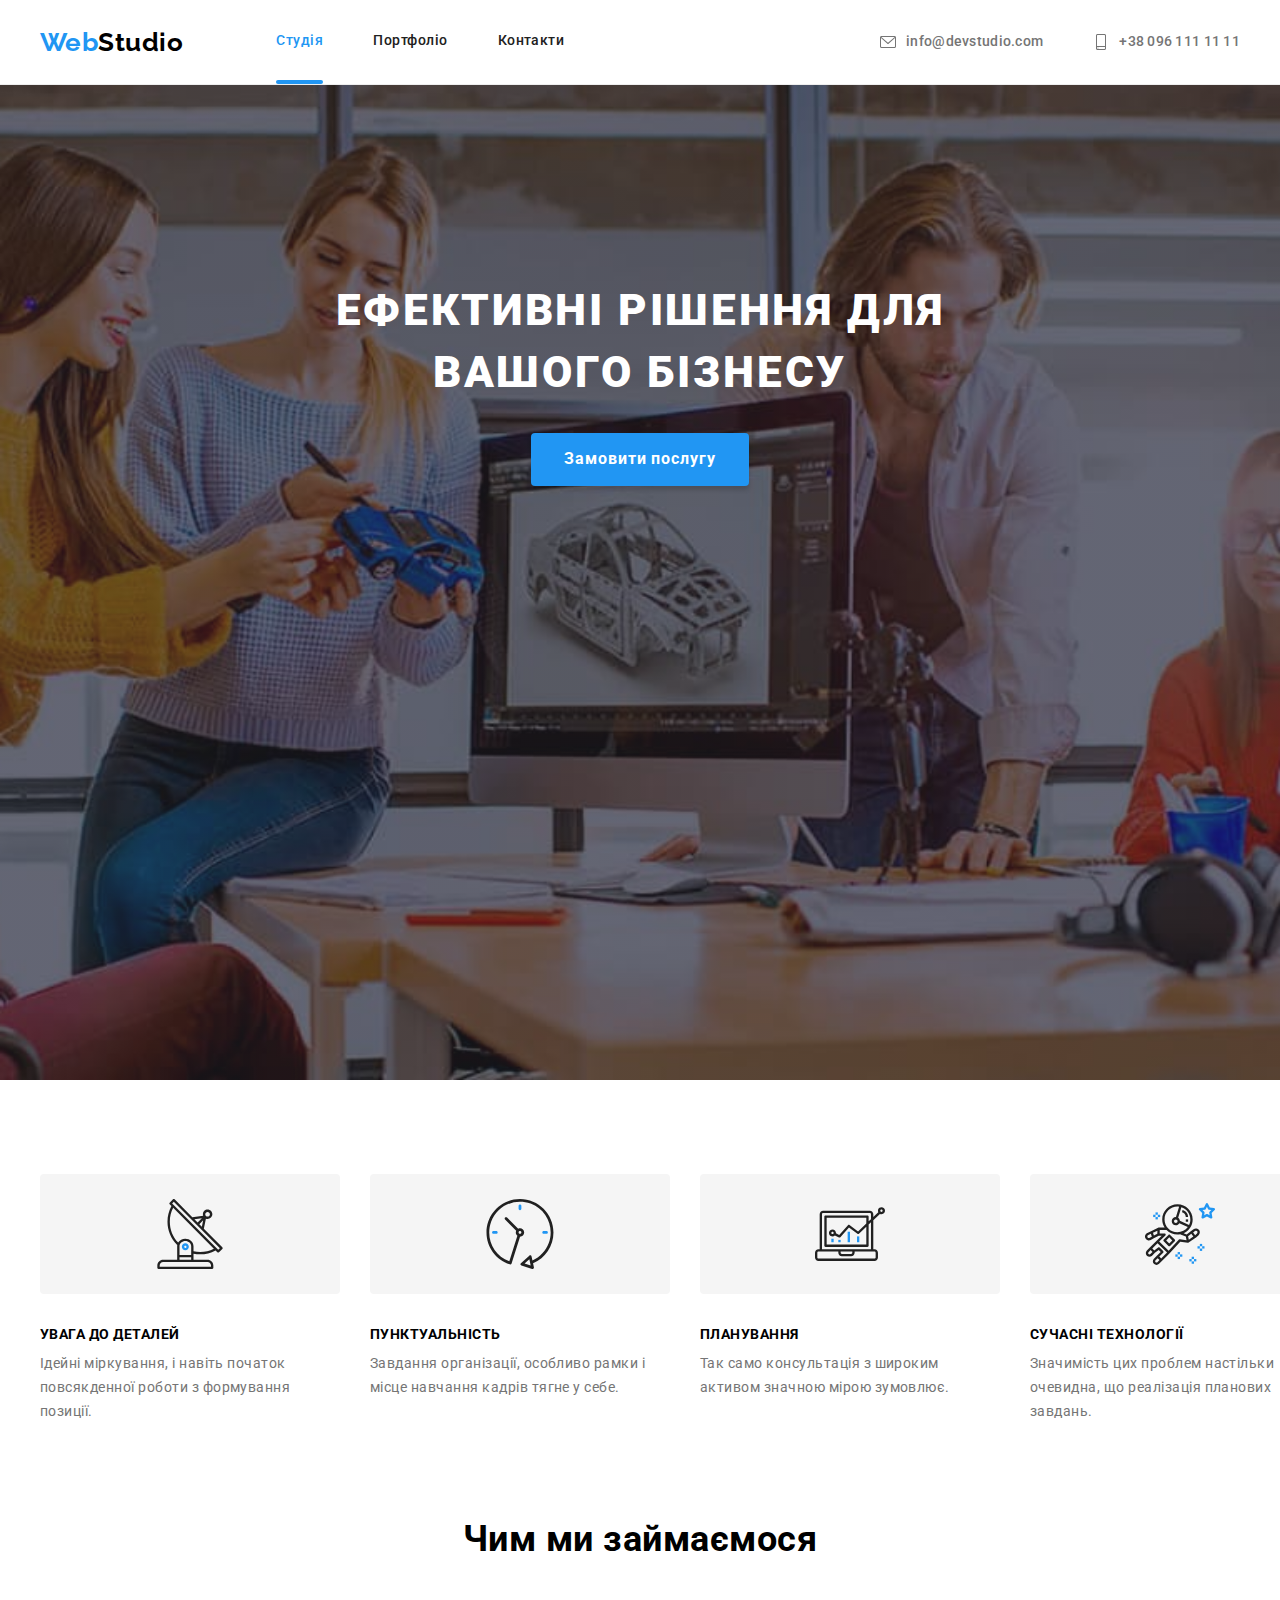
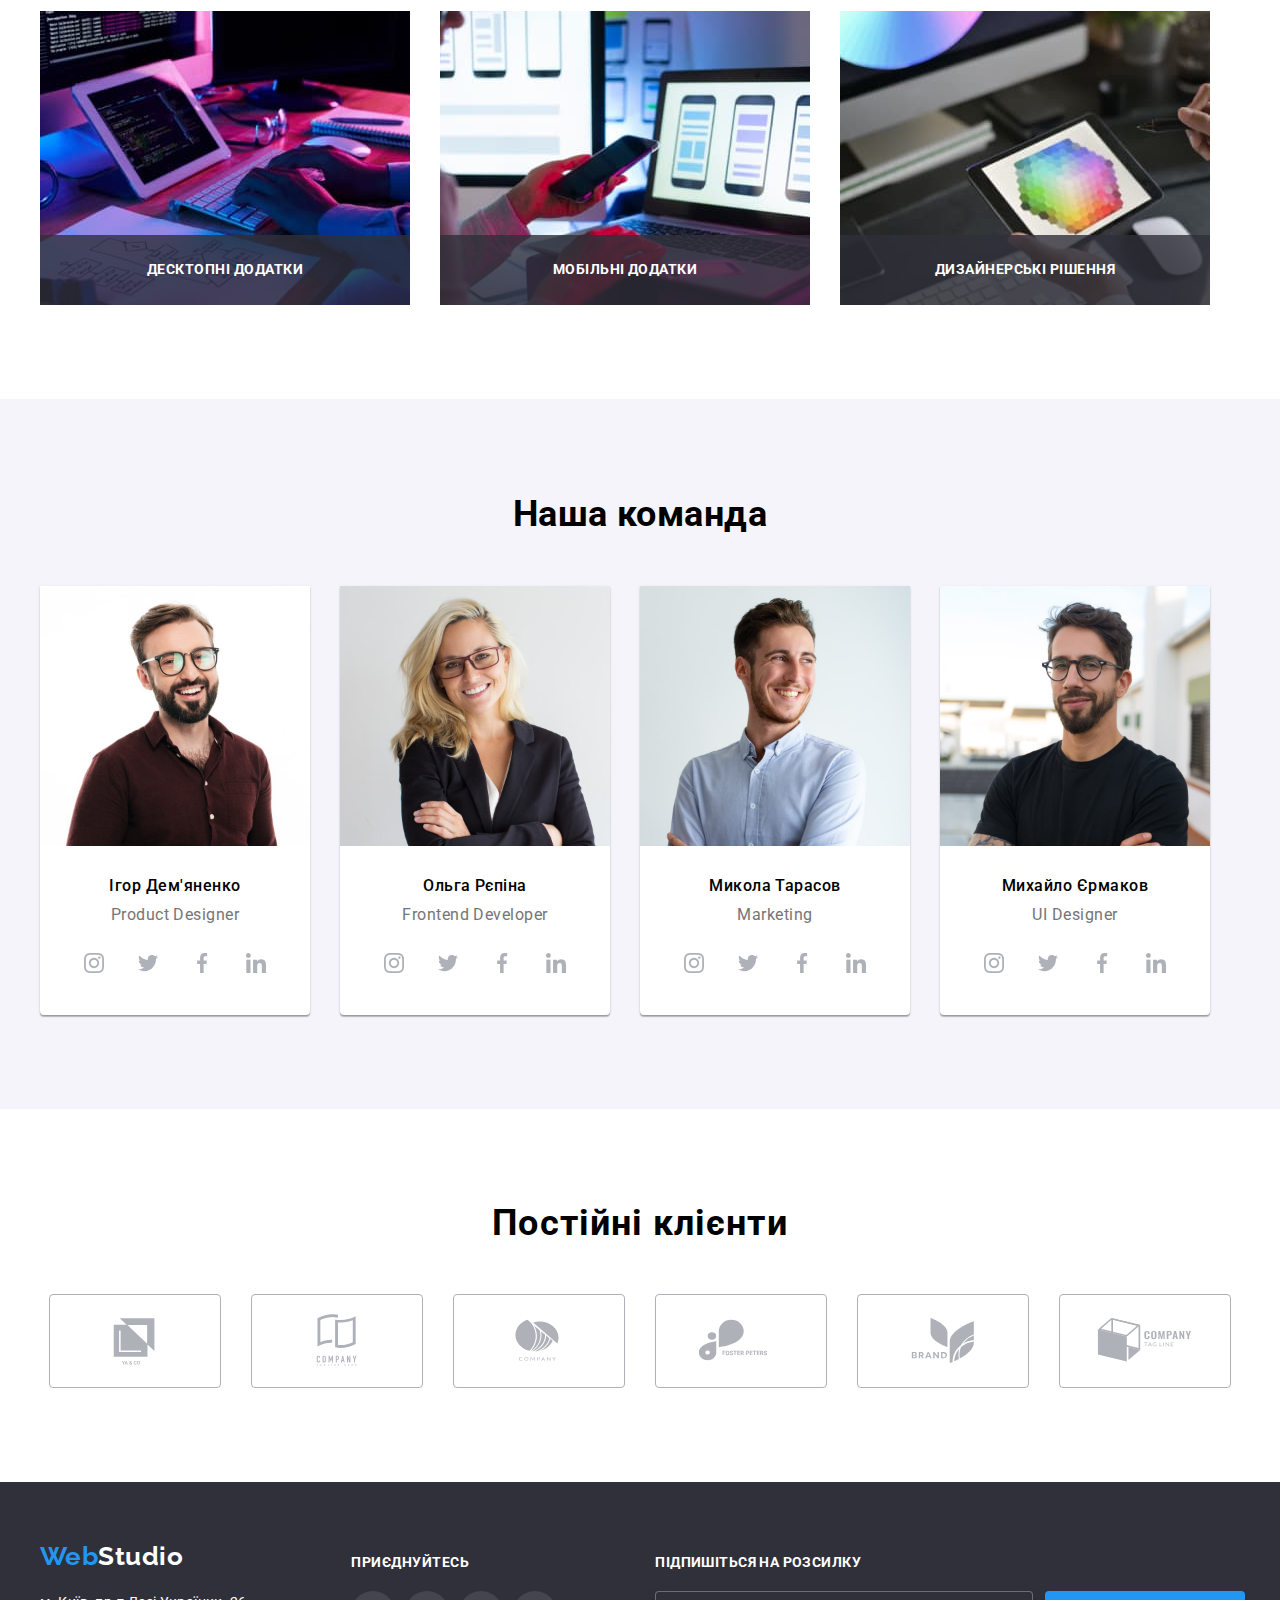
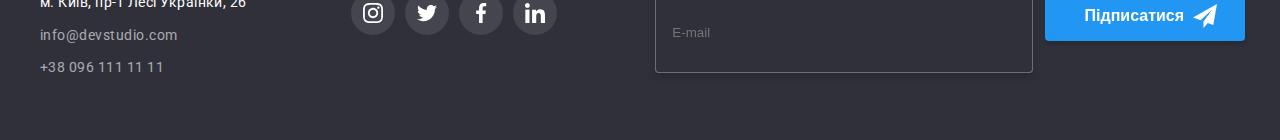
<file: index.html>
<!DOCTYPE html>
<html lang="uk">
  <head>
    <meta charset="UTF-8" />
    <meta http-equiv="X-UA-Compatible" content="IE=edge" />
    <meta name="viewport" content="width=device-width, initial-scale=1.0" />
    <title>Студія</title>
    <link
      href="https://fonts.googleapis.com/css2?family=Raleway:wght@700&family=Roboto:wght@400;500;700;900&display=swap"
      rel="stylesheet"
    />
    <link
      rel="stylesheet"
      href="https://cdnjs.cloudflare.com/ajax/libs/modern-normalize/1.1.0/modern-normalize.min.css"
      integrity="sha512-wpPYUAdjBVSE4KJnH1VR1HeZfpl1ub8YT/NKx4PuQ5NmX2tKuGu6U/JRp5y+Y8XG2tV+wKQpNHVUX03MfMFn9Q=="
      crossorigin="anonymous"
      referrerpolicy="no-referrer" />
    <link rel="stylesheet" href="./css/main.min.css" />
  </head>

  <body>
    <!-------------------------------Header---------------------------------->
    <header class="header">
      <div class="header__container container">
        <nav class="header__nav">
          <a href="./index.html" class="link logo">Web<Studio class="logo__text">Studio</span></a>
          <ul class="list site-nav">
            <li class="site-nav__item">
              <a class="link site-nav__link site-nav__link--current" href="./index.html">Студія</a>
            </li>
            <li class="site-nav__item">
              <a class="link site-nav__link" href="./portfolio.html">Портфоліо</a>
            </li>
            <li class="site-nav__item"><a class="link site-nav__link" href="#">Контакти</a></li>
          </ul>
        </nav>
        <ul class="list list-contact">
          <li class="list-contact__item">
            <a class="link list-contact__link" href="mailto:info@devstudio.com">
              <svg class="list-contact__icon" width="16" height="12">
                <use href="./images/icon.svg#icon-envelope"></use></svg
              >info@devstudio.com</a
            >
          </li>
          <li class="list-contact__item">
            <a class="link list-contact__link" href="tel:+380961111111">
              <svg class="list-contact__icon" width="10" height="16">
                <use href="./images/icon.svg#icon-smartphone"></use></svg
              >+38 096 111 11 11</a
            >
          </li>
        </ul>
      </div>
    </header>

    <!-------------------------------Body------------------------------------>
    <main>
      <!-----------------------------Hero------------------------------------>
      <section class="hero section">
        <div class="hero__container container">
          <h1 class="hero__title">Ефективні рішення для<br />вашого бізнесу</h1>
          <button type="button" class="hero__btn" data-modal-open>Замовити послугу</button>
          <div data-modal class="backdrop is-hidden">
            <div class="modal">
              <button class="modal__btn-close" data-modal-close>
                <svg class="modal__icon-close" height="18" width="18">
                  <use href="./images/icon.svg#icon-close-black"></use>
                </svg>
              </button>
              <h2 class="modal__title">Залиште свої дані, ми вам передзвонимо</h2>
              <form action="" class="modal__form js-speaker-form">
                <div class="modal__field">
                  <label class="modal__lable" for="name">Ім'я</label>
                  <div class="modal__input-hover">
                    <svg class="modal__icon" width="12" height="12">
                      <use href="./images/icon.svg#icon-person"></use>
                    </svg>
                    <input class="modal__input" type="text" name="name" id="name" />
                  </div>
                </div>
                <div class="modal__field">
                  <label class="modal__lable" for="tel">Телефон</label>
                  <div class="modal__input-hover">
                    <svg class="modal__icon" width="13" height="13">
                      <use href="./images/icon.svg#icon-phone"></use>
                    </svg>
                    <input class="modal__input" type="tel" name="tel" id="tel" />
                  </div>
                </div>
                <div class="modal__field">
                  <label class="modal__lable" for="e-mail">Пошта</label>
                  <div class="modal__input-hover">
                    <svg class="modal__icon" width="15" height="12">
                      <use href="./images/icon.svg#icon-email"></use>
                    </svg>
                    <input class="modal__input" type="email" name="e-mail" id="e-mail" />
                  </div>
                </div>
                <div class="modal__field">
                  <label class="modal__lable" for="comment">Коментар</label>
                  <textarea
                    class="modal__comment"
                    placeholder="Введіть текст"
                    name="comment"
                    id="comment"
                    cols="30"
                    rows="10"
                  ></textarea>
                </div>
                <label class="agreement"
                  ><input
                    class="agreement__input"
                    type="checkbox"
                    name="agreement"
                    value="agreement"
                  /><span class="agreement__checkbox-icon"></span
                  ><svg class="agreement__check-icon" width="11" height="8">
                    <use href="./images/icon.svg#icon-check"></use></svg
                  >Погоджуюся з розсилкою та приймаю
                  <a class="agreement__link" href="#">Умови договору</a></label
                >
                <button class="modal__btn-send" type="submit">Відправити</button>
              </form>
            </div>
          </div>
        </div>
      </section>

      <!-----------------------------Features-------------------------------->
      <section class="features section">
        <div class="features__container container">
          <h2 class="features__title visually-hidden">features</h2>
          <ul class="list features__list">
            <li class="features__item antenna">
              <div class="features__item-container">
                <svg width="70" height="70">
                  <use href="./images/icon.svg#icon-antenna"></use>
                </svg>
              </div>
              <h3 class="features__lable">УВАГА ДО ДЕТАЛЕЙ</h3>
              <p class="features__text">
                Ідейні міркування, і навіть початок повсякденної роботи з формування позиції.
              </p>
            </li>
            <li class="features__item clock">
              <div class="features__item-container">
                <svg width="70" height="70">
                  <use href="./images/icon.svg#icon-clock"></use>
                </svg>
              </div>
              <h3 class="features__lable">ПУНКТУАЛЬНІСТЬ</h3>
              <p class="features__text">
                Завдання організації, особливо рамки і місце навчання кадрів тягне у себе.
              </p>
            </li>
            <li class="features__item diagram">
              <div class="features__item-container">
                <svg width="70" height="70">
                  <use href="./images/icon.svg#icon-diagram"></use>
                </svg>
              </div>
              <h3 class="features__lable">ПЛАНУВАННЯ</h3>
              <p class="features__text">
                Так само консультація з широким активом значною мірою зумовлює.
              </p>
            </li>
            <li class="features__item astronaut">
              <div class="features__item-container">
                <svg width="70" height="70">
                  <use href="./images/icon.svg#icon-astronaut"></use>
                </svg>
              </div>
              <h3 class="features__lable">СУЧАСНІ ТЕХНОЛОГІЇ</h3>
              <p class="features__text" text-team>
                Значимість цих проблем настільки очевидна, що реалізація планових завдань.
              </p>
            </li>
          </ul>
        </div>
      </section>

      <!-----------------------------Work------------------------------------>
      <section class="work section reset-padding-top">
        <div class="work__container container">
          <h2 class="work__title">Чим ми займаємося</h2>
          <ul class="list work__list">
            <li class="work__item">
              <img src="./images/box1.jpg" alt="computer" width="370" />
              <p class="work__list-description list">Десктопні додатки</p>
            </li>
            <li class="work__item">
              <img src="./images/box2.jpg" alt="notebook" width="370" />
              <p class="work__list-description list">Мобільні додатки</p>
            </li>
            <li class="work__item">
              <img src="./images/box3.jpg" alt="tablet" width="370" />
              <p class="work__list-description list">Дизайнерські рішення</p>
            </li>
          </ul>
        </div>
      </section>

      <!-----------------------------Team------------------------------------>
      <section class="team section">
        <div class="team__container container">
          <h2 class="team__title">Наша команда</h2>
          <ul class="list team__list">
            <li class="team__item">
              <img src="./images/img1.jpg" alt="igor" width="270" />
              <div class="team__name-text">
                <h3 class="team__name">Ігор Дем'яненко</h3>
                <p class="team__text">Product Designer</p>
              </div>
              <ul class="team__icon-list list">
                <li>
                  <a class="team__link" href="instagram.com">
                    <svg class="team__icon" width="20" height="20">
                      <use href="./images/icon.svg#icon-instagram"></use>
                    </svg>
                  </a>
                </li>
                <li>
                  <a class="team__link" href="twitter.com">
                    <svg class="team__icon" width="20" height="20">
                      <use href="./images/icon.svg#icon-twitter"></use>
                    </svg>
                  </a>
                </li>
                <li>
                  <a class="team__link" href="facebook.com">
                    <svg class="team__icon" width="20" height="20">
                      <use href="./images/icon.svg#icon-facebook"></use>
                    </svg>
                  </a>
                </li>
                <li>
                  <a class="team__link" href="linkedin.com">
                    <svg class="team__icon" width="20" height="20">
                      <use href="./images/icon.svg#icon-linkedin"></use>
                    </svg>
                  </a>
                </li>
              </ul>
            </li>
            <li class="team__item">
              <img src="./images/img2.jpg" alt="olga" width="270" />
              <div class="team__name-text">
                <h3 class="team__name">Ольга Рєпіна</h3>
                <p class="team__text">Frontend Developer</p>
              </div>
              <ul class="team__icon-list list">
                <li>
                  <a class="team__link" href="instagram.com">
                    <svg class="team__icon" width="20" height="20">
                      <use href="./images/icon.svg#icon-instagram"></use>
                    </svg>
                  </a>
                </li>
                <li>
                  <a class="team__link" href="twitter.com">
                    <svg class="team__icon" width="20" height="20">
                      <use href="./images/icon.svg#icon-twitter"></use>
                    </svg>
                  </a>
                </li>
                <li>
                  <a class="team__link" href="facebook.com">
                    <svg class="team__icon" width="20" height="20">
                      <use href="./images/icon.svg#icon-facebook"></use>
                    </svg>
                  </a>
                </li>
                <li>
                  <a class="team__link" href="linkedin.com">
                    <svg class="team__icon" width="20" height="20">
                      <use href="./images/icon.svg#icon-linkedin"></use>
                    </svg>
                  </a>
                </li>
              </ul>
            </li>
            <li class="team__item">
              <img src="./images/img3.jpg" alt="mykola" width="270" />
              <div class="team__name-text">
                <h3 class="team__name">Микола Тарасов</h3>
                <p class="team__text">Marketing</p>
              </div>
              <ul class="team__icon-list list">
                <li>
                  <a class="team__link" href="instagram.com">
                    <svg class="team__icon" width="20" height="20">
                      <use href="./images/icon.svg#icon-instagram"></use>
                    </svg>
                  </a>
                </li>
                <li>
                  <a class="team__link" href="twitter.com">
                    <svg class="team__icon" width="20" height="20">
                      <use href="./images/icon.svg#icon-twitter"></use>
                    </svg>
                  </a>
                </li>
                <li>
                  <a class="team__link" href="facebook.com">
                    <svg class="team__icon" width="20" height="20">
                      <use href="./images/icon.svg#icon-facebook"></use>
                    </svg>
                  </a>
                </li>
                <li>
                  <a class="team__link" href="linkedin.com">
                    <svg class="team__icon" width="20" height="20">
                      <use href="./images/icon.svg#icon-linkedin"></use>
                    </svg>
                  </a>
                </li>
              </ul>
            </li>
            <li class="team__item">
              <img src="./images/img4.jpg" alt="mykhaylo" width="270" />
              <div class="team__name-text">
                <h3 class="team__name">Михайло Єрмаков</h3>
                <p class="team__text">UI Designer</p>
              </div>
              <ul class="team__icon-list list">
                <li>
                  <a class="team__link" href="instagram.com">
                    <svg class="team__icon" width="20" height="20">
                      <use href="./images/icon.svg#icon-instagram"></use>
                    </svg>
                  </a>
                </li>
                <li>
                  <a class="team__link" href="twitter.com">
                    <svg class="team__icon" width="20" height="20">
                      <use href="./images/icon.svg#icon-twitter"></use>
                    </svg>
                  </a>
                </li>
                <li>
                  <a class="team__link" href="facebook.com">
                    <svg class="team__icon" width="20" height="20">
                      <use href="./images/icon.svg#icon-facebook"></use>
                    </svg>
                  </a>
                </li>
                <li>
                  <a class="team__link" href="linkedin.com">
                    <svg class="team__icon" width="20" height="20">
                      <use href="./images/icon.svg#icon-linkedin"></use>
                    </svg>
                  </a>
                </li>
              </ul>
            </li>
          </ul>
        </div>
      </section>
    </main>

    <!-------------------------------Clients--------------------------------->
    <section class="clients section">
      <div class="clients__container container">
        <h2 class="clients__title">Постійні клієнти</h2>
        <ul class="list clients__list">
          <li>
            <a class="clients__link" href="#"
              ><svg class="clients__icon" width="106" height="60">
                <use href="./images/icon.svg#icon-logo1"></use></svg
            ></a>
          </li>
          <li>
            <a class="clients__link" href="#"
              ><svg class="clients__icon" width="106" height="60">
                <use href="./images/icon.svg#icon-logo2"></use></svg
            ></a>
          </li>
          <li>
            <a class="clients__link" href="#"
              ><svg class="clients__icon" width="106" height="60">
                <use href="./images/icon.svg#icon-logo3"></use></svg
            ></a>
          </li>
          <li>
            <a class="clients__link" href="#"
              ><svg class="clients__icon" width="106" height="60">
                <use href="./images/icon.svg#icon-logo4"></use></svg
            ></a>
          </li>
          <li>
            <a class="clients__link" href="#"
              ><svg class="clients__icon" width="106" height="60">
                <use href="./images/icon.svg#icon-logo5"></use></svg
            ></a>
          </li>
          <li>
            <a class="clients__link" href="#"
              ><svg class="clients__icon" width="106" height="60">
                <use href="./images/icon.svg#icon-logo6"></use></svg
            ></a>
          </li>
        </ul>
      </div>
    </section>

    <!-------------------------------Footer---------------------------------->
    <footer class="footer">
      <div class="container footer__container">
        <div class="requisites">
          <a href="./index.html" class="link logo">Web<span class="logo__text--inverse">Studio</span></a>
          <address class="requisites__adress">
            <ul class="requisites__list list">
              <li class="requisites__item">
                <a class="link requisites__location" href="https://goo.gl/maps/jPJiBeTTR2mSv5Se9"
                  >м. Київ, пр-т Лесі Українки, 26</a
                >
              </li>
              <li class="requisites__item">
                <a class="link requisites__contact" href="mailto:info@devstudio.com"
                  >info@devstudio.com</a
                >
              </li>
              <li class="requisites__item">
                <a class="link requisites__contact" href="tel:+380961111111">+38 096 111 11 11</a>
              </li>
            </ul>
          </address>
        </div>
        <div class="social">
          <span class="social__title">приєднуйтесь</span>
          <ul class="list social__list">
            <li>
              <a class="social__link" href="instagram.com">
                <svg width="20" height="20">
                  <use href="./images/icon.svg#icon-instagram"></use>
                </svg>
              </a>
            </li>
            <li>
              <a class="social__link" href="twitter.com">
                <svg width="20" height="20">
                  <use href="./images/icon.svg#icon-twitter"></use>
                </svg>
              </a>
            </li>
            <li>
              <a class="social__link" href="facebook.com">
                <svg width="20" height="20">
                  <use href="./images/icon.svg#icon-facebook"></use>
                </svg>
              </a>
            </li>
            <li>
              <a class="social__link" href="linkedin.com">
                <svg width="20" height="20">
                  <use href="./images/icon.svg#icon-linkedin"></use>
                </svg>
              </a>
            </li>
          </ul>
        </div>
        <form class="mailing" action="">
          <label class="mailing__lable" for="footer-email">Підпишіться на розсилку</label>
          <div class="mailing__input-btn">
            <input
              class="mailing__input"
              type="text"
              name="footer-email"
              id="footer-email"
              placeholder="E-mail"
            />
            <button class="mailing__btn" type="submit">
              Підписатися<svg class="mailing__icon" width="24" height="24">
                <use href="./images/icon.svg#icon-send"></use>
              </svg>
            </button>
          </div>
        </form>
      </div>
    </footer>
    <script src="./js/modal.js"></script>
  </body>
</html>
</file>
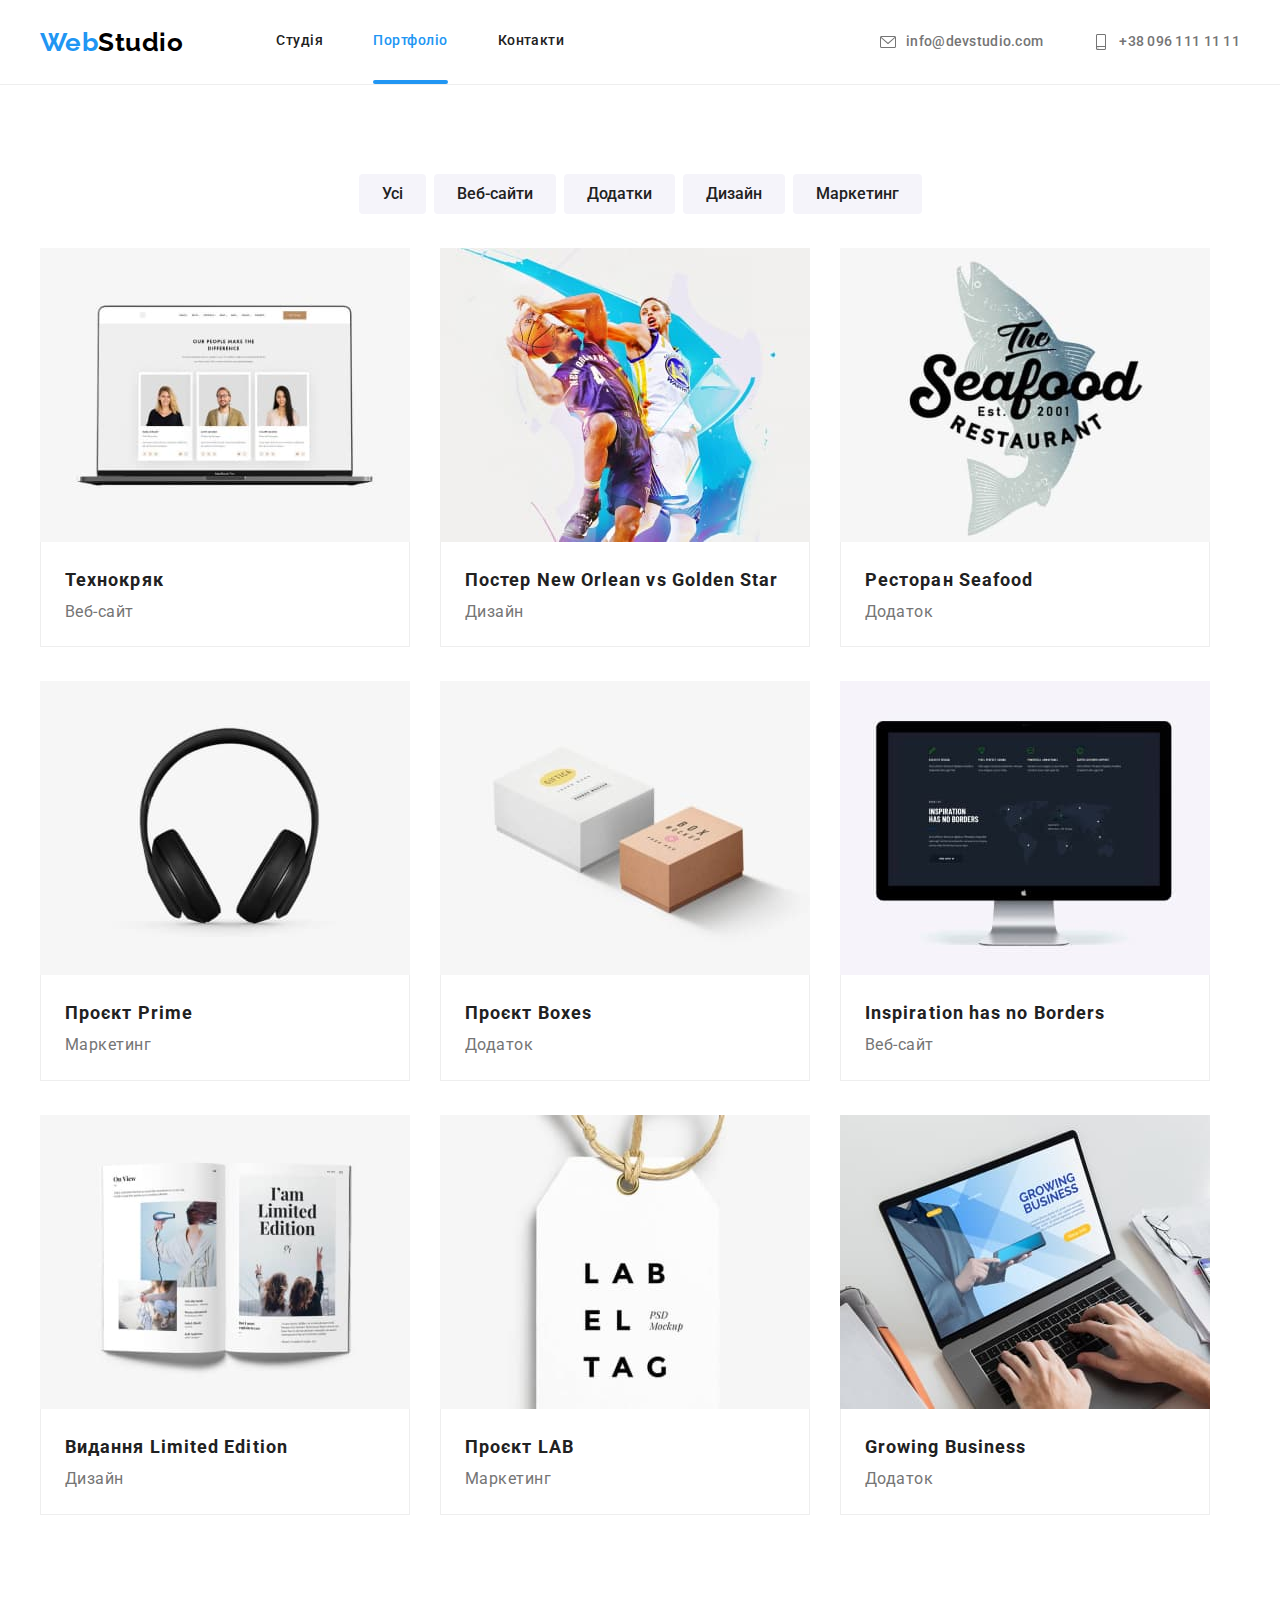
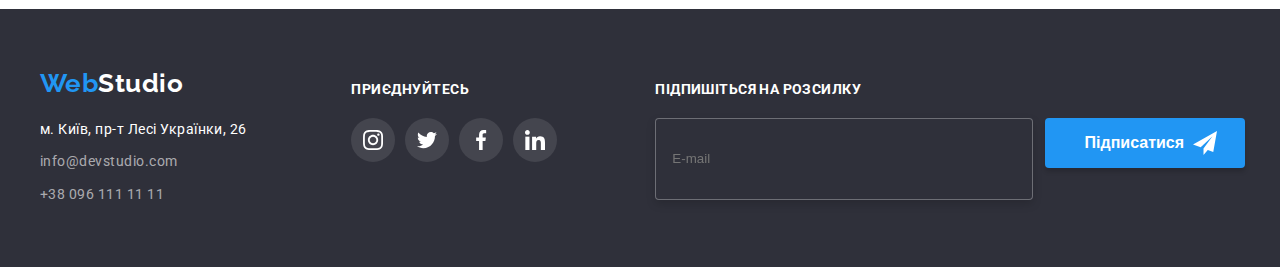
<file: portfolio.html>
<!DOCTYPE html>
<html lang="uk">
  <head>
    <meta charset="UTF-8" />
    <meta http-equiv="X-UA-Compatible" content="IE=edge" />
    <meta name="viewport" content="width=device-width, initial-scale=1.0" />
    <title>Портфоліо</title>
    <link
      href="https://fonts.googleapis.com/css2?family=Raleway:wght@700&family=Roboto:wght@400;500;700;900&display=swap"
      rel="stylesheet"
    />
    <link
      rel="stylesheet"
      href="https://cdnjs.cloudflare.com/ajax/libs/modern-normalize/1.1.0/modern-normalize.min.css"
      integrity="sha512-wpPYUAdjBVSE4KJnH1VR1HeZfpl1ub8YT/NKx4PuQ5NmX2tKuGu6U/JRp5y+Y8XG2tV+wKQpNHVUX03MfMFn9Q=="
      crossorigin="anonymous"
      referrerpolicy="no-referrer" />
    <link rel="stylesheet" href="./css/main.min.css" />
  </head>

  <body>
    <!-------------------------------Header---------------------------------->
    <header class="header">
      <div class="header__container container">
        <nav class="header__nav">
          <a href="./index.html" class="link logo">Web<Studio class="logo__text">Studio</span></a>
          <ul class="list site-nav">
            <li class="site-nav__item">
              <a class="link site-nav__link" href="./index.html">Студія</a>
            </li>
            <li class="site-nav__item">
              <a class="link site-nav__link site-nav__link--current" href="./portfolio.html">Портфоліо</a>
            </li>
            <li class="site-nav__item"><a class="link site-nav__link" href="#">Контакти</a></li>
          </ul>
        </nav>
        <ul class="list list-contact">
          <li class="list-contact__item">
            <a class="link list-contact__link" href="mailto:info@devstudio.com">
              <svg class="list-contact__icon" width="16" height="12">
                <use href="./images/icon.svg#icon-envelope"></use></svg
              >info@devstudio.com</a
            >
          </li>
          <li class="list-contact__item">
            <a class="link list-contact__link" href="tel:+380961111111">
              <svg class="list-contact__icon" width="10" height="16">
                <use href="./images/icon.svg#icon-smartphone"></use></svg
              >+38 096 111 11 11</a
            >
          </li>
        </ul>
      </div>
    </header>

    <!-------------------------------Portfolio------------------------------->
    <main>
      <!-----------------------------Filter---------------------------------->
      <section class="filter section reset-padding-bottom">
        <div class="filter__container container">
          <h1 class="filter__title visually-hidden">filter</h1>
          <ul class="list filter__list">
            <li class="filter__buttons">
              <button class="filter__btn" type="button">Усі</button>
            </li>
            <li class="filter__buttons"><button class="filter__btn" type="button">Веб-сайти</button></li>
            <li class="filter__buttons"><button class="filter__btn" type="button">Додатки</button></li>
            <li class="filter__buttons"><button class="filter__btn" type="button">Дизайн</button></li>
            <li class="filter__buttons"><button class="filter__btn" type="button">Маркетинг</button></li>
          </ul>
        </div>
      </section>

      <!-----------------------------Examples-------------------------------->
      <section class="examples section reset-padding-top">
        <div class="examples__container container">
          <h2 class="examples__title visually-hidden">examples</h2>
          <ul class="list examples__list">
            <li class="examples__item">
              <a class="link examples__link" href="#">
                <div class="examples__wrapper">
                  <img src="./images/techkryak.jpg" alt="notebook" width="370" />
                  <p class="examples__description list">
                    Ресурс пропонує комплексні пропозиції з різним рівнем функціоналу та сервісів.
                    Все це дозволить відвідувачу отримати вичерпні відомості про компанію чи
                    приватну особу.
                  </p>
                </div>
                <div class="examples__border">
                  <h3 class="examples__lable">Технокряк</h3>
                  <p class="examples__text">Веб-сайт</p>
                </div>
              </a>
            </li>
            <li class="examples__item">
              <a class="link examples__link" href="#">
                <div class="examples__wrapper">
                  <img src="./images/new-orlean.jpg" alt="nba" width="370" />
                  <p class="examples__description list">
                    Ресурс пропонує комплексні пропозиції з різним рівнем функціоналу та сервісів.
                    Все це дозволить відвідувачу отримати вичерпні відомості про компанію чи
                    приватну особу.
                  </p>
                </div>
                <div class="examples__border">
                  <h3 class="examples__lable">Постер New Orlean vs Golden Star</h3>
                  <p class="examples__text">Дизайн</p>
                </div>
              </a>
            </li>
            <li class="examples__item">
              <a class="link examples__link" href="#">
                <div class="examples__wrapper">
                  <img src="./images/seafood.jpg" alt="fish" width="370" />
                  <p class="examples__description list">
                    Ресурс пропонує комплексні пропозиції з різним рівнем функціоналу та сервісів.
                    Все це дозволить відвідувачу отримати вичерпні відомості про компанію чи
                    приватну особу.
                  </p>
                </div>
                <div class="examples__border">
                  <h3 class="examples__lable">Ресторан Seafood</h3>
                  <p class="examples__text">Додаток</p>
                </div>
              </a>
            </li>
            <li class="examples__item">
              <a class="link examples__link" href="#">
                <div class="examples__wrapper">
                  <img src="./images/prime.jpg" alt="headphones" width="370" />
                  <p class="examples__description list">
                    Ресурс пропонує комплексні пропозиції з різним рівнем функціоналу та сервісів.
                    Все це дозволить відвідувачу отримати вичерпні відомості про компанію чи
                    приватну особу.
                  </p>
                </div>
                <div class="examples__border">
                  <h3 class="examples__lable">Проєкт Prime</h3>
                  <p class="examples__text">Маркетинг</p>
                </div>
              </a>
            </li>
            <li class="examples__item">
              <a class="link examples__link" href="#">
                <div class="examples__wrapper">
                  <img src="./images/boxes.jpg" alt="box" width="370" />
                  <p class="examples__description list">
                    Ресурс пропонує комплексні пропозиції з різним рівнем функціоналу та сервісів.
                    Все це дозволить відвідувачу отримати вичерпні відомості про компанію чи
                    приватну особу.
                  </p>
                </div>
                <div class="examples__border">
                  <h3 class="examples__lable">Проєкт Boxes</h3>
                  <p class="examples__text">Додаток</p>
                </div>
              </a>
            </li>
            <li class="examples__item">
              <a class="link examples__link" href="#">
                <div class="examples__wrapper">
                  <img src="./images/inspiration.jpg" alt="monitor" width="370" />
                  <p class="examples__description list">
                    Ресурс пропонує комплексні пропозиції з різним рівнем функціоналу та сервісів.
                    Все це дозволить відвідувачу отримати вичерпні відомості про компанію чи
                    приватну особу.
                  </p>
                </div>
                <div class="examples__border">
                  <h3 class="examples__lable">Inspiration has no Borders</h3>
                  <p class="examples__text">Веб-сайт</p>
                </div>
              </a>
            </li>
            <li class="examples__item">
              <a class="link examples__link" href="#">
                <div class="examples__wrapper">
                  <img src="./images/limited.jpg" alt="book" width="370" />
                  <p class="examples__description list">
                    Ресурс пропонує комплексні пропозиції з різним рівнем функціоналу та сервісів.
                    Все це дозволить відвідувачу отримати вичерпні відомості про компанію чи
                    приватну особу.
                  </p>
                </div>
                <div class="examples__border">
                  <h3 class="examples__lable">Видання Limited Edition</h3>
                  <p class="examples__text">Дизайн</p>
                </div>
              </a>
            </li>
            <li class="examples__item">
              <a class="link examples__link" href="#">
                <div class="examples__wrapper">
                  <img src="./images/lab.jpg" alt="lable" width="370" />
                  <p class="examples__description list">
                    Ресурс пропонує комплексні пропозиції з різним рівнем функціоналу та сервісів.
                    Все це дозволить відвідувачу отримати вичерпні відомості про компанію чи
                    приватну особу.
                  </p>
                </div>
                <div class="examples__border">
                  <h3 class="examples__lable">Проєкт LAB</h3>
                  <p class="examples__text">Маркетинг</p>
                </div>
              </a>
            </li>
            <li class="examples__item">
              <a class="link examples__link" href="#">
                <div class="examples__wrapper">
                  <img src="./images/grow-bis.jpg" alt="laptop" width="370" />
                  <p class="examples__description list">
                    Ресурс пропонує комплексні пропозиції з різним рівнем функціоналу та сервісів.
                    Все це дозволить відвідувачу отримати вичерпні відомості про компанію чи
                    приватну особу.
                  </p>
                </div>
                <div class="examples__border">
                  <h3 class="examples__lable">Growing Business</h3>
                  <p class="examples__text">Додаток</p>
                </div>
              </a>
            </li>
          </ul>
        </div>
      </section>
    </main>

    <!-------------------------------Footer---------------------------------->
    <footer class="footer">
      <div class="container footer__container">
        <div class="requisites">
          <a href="./index.html" class="link logo">Web<span class="logo__text--inverse">Studio</span></a>
          <address class="requisites__adress">
            <ul class="requisites__list list">
              <li class="requisites__item">
                <a class="link requisites__location" href="https://goo.gl/maps/jPJiBeTTR2mSv5Se9"
                  >м. Київ, пр-т Лесі Українки, 26</a
                >
              </li>
              <li class="requisites__item">
                <a class="link requisites__contact" href="mailto:info@devstudio.com"
                  >info@devstudio.com</a
                >
              </li>
              <li class="requisites__item">
                <a class="link requisites__contact" href="tel:+380961111111">+38 096 111 11 11</a>
              </li>
            </ul>
          </address>
        </div>
        <div class="social">
          <span class="social__title">приєднуйтесь</span>
          <ul class="list social__list">
            <li>
              <a class="social__link" href="instagram.com">
                <svg width="20" height="20">
                  <use href="./images/icon.svg#icon-instagram"></use>
                </svg>
              </a>
            </li>
            <li>
              <a class="social__link" href="twitter.com">
                <svg width="20" height="20">
                  <use href="./images/icon.svg#icon-twitter"></use>
                </svg>
              </a>
            </li>
            <li>
              <a class="social__link" href="facebook.com">
                <svg width="20" height="20">
                  <use href="./images/icon.svg#icon-facebook"></use>
                </svg>
              </a>
            </li>
            <li>
              <a class="social__link" href="linkedin.com">
                <svg width="20" height="20">
                  <use href="./images/icon.svg#icon-linkedin"></use>
                </svg>
              </a>
            </li>
          </ul>
        </div>
        <form class="mailing" action="">
          <label class="mailing__lable" for="footer-email">Підпишіться на розсилку</label>
          <div class="mailing__input-btn">
            <input
              class="mailing__input"
              type="text"
              name="footer-email"
              id="footer-email"
              placeholder="E-mail"
            />
            <button class="mailing__btn" type="submit">
              Підписатися<svg class="mailing__icon" width="24" height="24">
                <use href="./images/icon.svg#icon-send"></use>
              </svg>
            </button>
          </div>
        </form>
      </div>
    </footer>
    <script src="./js/modal.js"></script>
  </body>
</html>
</file>
<file: css/main.min.css>
body{margin:0;padding-top:80px;background-color:var(--head-bg-color);color:var(--primary-text-color);font-family:"roboto";letter-spacing:.03em}img{display:block}textarea{resize:none}.examples__container,.filter__container,.clients__container,.team__container,.work__container,.features__item-container,.features__container,.hero__container,.footer__container,.header__container{width:1200px;padding-left:15px;padding-right:15px;margin:0 auto}.examples,.filter,.clients,.team,.work,.features,.hero{padding-top:94px;padding-bottom:94px}.examples__description,.examples__list,.filter__list,.clients__list,.team__icon-list,.team__list,.work__list-description,.work__list,.features__list,.social__list,.requisites__list,.list-contact,.site-nav{padding:0;margin:0;list-style:none}.examples__link,.requisites__contact,.requisites__location,.list-contact__link,.site-nav__link,.logo{text-decoration:none}.examples__title,.filter__title,.features__title{width:1px;height:1px;margin:-1px;position:absolute;clip:rect(0 0 0 0)}.examples,.work{padding-top:0px}.filter{padding-bottom:0px}.header{position:fixed;top:0;left:0;z-index:10;width:100%;min-height:80px;background-color:#fff;border-bottom:1px solid #eee}.header__container{display:-webkit-box;display:-ms-flexbox;display:flex;-webkit-box-align:center;-ms-flex-align:center;align-items:center}.header__nav{display:-webkit-box;display:-ms-flexbox;display:flex;-webkit-box-align:center;-ms-flex-align:center;align-items:center}.logo{color:#2196f3;font-family:"raleway";font-weight:700;font-size:26px;line-height:1.1;margin-right:93px}.logo__text{color:#000}.site-nav{display:-webkit-box;display:-ms-flexbox;display:flex}.site-nav__item{margin-right:50px}.site-nav__item:last-child{margin-right:0px}.site-nav__link{color:#212121;font-weight:500;font-size:14px;line-height:16px;letter-spacing:1.1;padding-top:32px;padding-bottom:32px;display:block;-webkit-transition-property:color;transition-property:color;-webkit-transition-duration:250ms;transition-duration:250ms;-webkit-transition-timing-function:cubic-bezier(0.4, 0, 0.2, 1);transition-timing-function:cubic-bezier(0.4, 0, 0.2, 1)}.site-nav__link:focus,.site-nav__link:hover{color:#2196f3}.site-nav__link--current{color:#2196f3}.site-nav__link--current::after{content:"";position:relative;top:32px;display:block;width:100%;height:4px;background-color:#2196f3;border-radius:2px}.list-contact{display:-webkit-box;display:-ms-flexbox;display:flex;margin-left:auto}.list-contact__item{margin-right:50px}.list-contact__item:last-child{margin-right:0px}.list-contact__link{color:#757575;font-weight:500;font-size:14px;line-height:1.1;letter-spacing:.02em;-webkit-box-align:center;-ms-flex-align:center;align-items:center;display:-webkit-box;display:-ms-flexbox;display:flex;-webkit-transition-property:color;transition-property:color;-webkit-transition-duration:250ms;transition-duration:250ms;-webkit-transition-timing-function:cubic-bezier(0.4, 0, 0.2, 1);transition-timing-function:cubic-bezier(0.4, 0, 0.2, 1)}.list-contact__link:hover,.list-contact__link:focus{color:#2196f3}.list-contact__icon{width:16px;height:16px;margin-right:10px;fill:currentColor;-webkit-transition-property:fill;transition-property:fill;-webkit-transition-duration:250ms;transition-duration:250ms;-webkit-transition-timing-function:cubic-bezier(0.4, 0, 0.2, 1);transition-timing-function:cubic-bezier(0.4, 0, 0.2, 1)}.list-contact__icon:focus,.list-contact__icon:hover{fill:#2196f3}.footer{background-color:#2f303a;padding-top:60px;padding-bottom:60px;display:-webkit-box;display:-ms-flexbox;display:flex;-webkit-box-align:center;-ms-flex-align:center;align-items:center}.footer__container{display:-webkit-box;display:-ms-flexbox;display:flex}.requisites{display:block}.logo__text--inverse{color:#fff}.requisites__adress{margin-top:20px}.requisites__item{margin-top:0px;margin-bottom:9px}.requisites__item:last-child{margin-bottom:0px}.requisites__location{color:#fff;font-size:14px;line-height:1.7;font-style:normal;-webkit-transition-property:color;transition-property:color;-webkit-transition-duration:250ms;transition-duration:250ms;-webkit-transition-timing-function:cubic-bezier(0.4, 0, 0.2, 1);transition-timing-function:cubic-bezier(0.4, 0, 0.2, 1)}.requisites__location:hover,.requisites__location:focus{color:#2196f3}.requisites__contact{color:rgba(255,255,255,.6);font-size:14px;line-height:1.7;font-style:normal;-webkit-transition-property:color;transition-property:color;-webkit-transition-duration:250ms;transition-duration:250ms;-webkit-transition-timing-function:cubic-bezier(0.4, 0, 0.2, 1);transition-timing-function:cubic-bezier(0.4, 0, 0.2, 1)}.requisites__contact:hover,.requisites__contact:focus{color:#2196f3}.social{margin-left:70px;margin-top:10px}.social__title{font-weight:700;font-size:14px;line-height:1.14;text-transform:uppercase;color:#fff;margin-left:5px}.social__list{display:-webkit-box;display:-ms-flexbox;display:flex;-webkit-box-align:center;-ms-flex-align:center;align-items:center;-webkit-box-pack:center;-ms-flex-pack:center;justify-content:center;margin-top:20px}.social__link{display:-webkit-box;display:-ms-flexbox;display:flex;width:44px;height:44px;fill:#fff;background-color:rgba(255,255,255,.1);margin-left:5px;margin-right:5px;margin-top:0px;margin-bottom:0px;border-radius:50%;background-position:50% 50%;-webkit-box-align:center;-ms-flex-align:center;align-items:center;-webkit-box-pack:center;-ms-flex-pack:center;justify-content:center;-webkit-transition-property:background-color;transition-property:background-color;-webkit-transition-duration:250ms;transition-duration:250ms;-webkit-transition-timing-function:cubic-bezier(0.4, 0, 0.2, 1);transition-timing-function:cubic-bezier(0.4, 0, 0.2, 1)}.social__link:focus,.social__link:hover{background-color:#2196f3}.mailing{display:block;margin-top:10px;margin-left:93px}.mailing__lable{font-weight:700;font-size:14px;line-height:1.14;letter-spacing:.03em;text-transform:uppercase;color:#fff}.mailing__input-btn{display:-webkit-box;display:-ms-flexbox;display:flex;margin-top:20px;position:relative;outline:none}.mailing__input{width:358px;height:50px;margin-right:12px;padding-left:16px;padding-top:15px;padding-bottom:15px;border:1px solid rgba(255,255,255,.3);-webkit-filter:drop-shadow(0px 4px 4px rgba(0, 0, 0, 0.15));filter:drop-shadow(0px 4px 4px rgba(0, 0, 0, 0.15));border-radius:4px;color:#fff;background-color:#2f303a;outline:none}.mailing__input:focus-visible{border-color:#2196f3}.mailing__btn{cursor:pointer;background:#2196f3;-webkit-box-shadow:0px 4px 4px rgba(0,0,0,.15);box-shadow:0px 4px 4px rgba(0,0,0,.15);border-radius:4px;border:none;text-align:center;padding-right:28px;width:200px;height:50px;font-weight:700;font-size:16px;line-height:1.8;color:#fff}.mailing__btn:focus,.mailing__btn:hover{background:#188ce8}.mailing__icon{position:absolute;top:13px;right:28px;width:24px;height:24px}.hero{background-color:#2f303a;background-image:-webkit-gradient(linear, left top, left bottom, from(rgba(47, 48, 58, 0.4)), to(rgba(47, 48, 58, 0.4))),url(../images/heroimg.jpg);background-image:linear-gradient(rgba(47, 48, 58, 0.4), rgba(47, 48, 58, 0.4)),url(../images/heroimg.jpg);height:600px;max-width:1600px;margin-left:auto;margin-right:auto;background-repeat:no-repeat;background-position:center;background-size:cover;text-align:center;padding-top:200px;padding-bottom:200px}.hero__title{color:#fff;font-weight:900;font-size:44px;line-height:1.4;text-align:center;letter-spacing:.06em;text-transform:uppercase;margin-bottom:30px;margin-top:0px}.hero__btn{color:#fff;background-color:#2196f3;font-family:"Roboto";font-weight:700;font-size:16px;line-height:1.9;letter-spacing:.06em;cursor:pointer;border-radius:4px;border:1px solid rgba(0,0,0,0);-webkit-box-shadow:0px 4px 4px rgba(0,0,0,.15);box-shadow:0px 4px 4px rgba(0,0,0,.15);padding:10px 32px;-webkit-transition-property:background-color;transition-property:background-color;-webkit-transition-duration:250ms;transition-duration:250ms;-webkit-transition-timing-function:cubic-bezier(0.4, 0, 0.2, 1);transition-timing-function:cubic-bezier(0.4, 0, 0.2, 1)}.hero__btn:hover{background-color:#188ce8}.backdrop{position:fixed;top:0;left:0;width:100%;height:100%;background-color:rgba(0,0,0,.1);opacity:1;-webkit-transition-property:opacity;transition-property:opacity;-webkit-transition-duration:250ms;transition-duration:250ms;-webkit-transition-timing-function:cubic-bezier(0.4, 0, 0.2, 1);transition-timing-function:cubic-bezier(0.4, 0, 0.2, 1)}.backdrop.is-hidden{opacity:0;pointer-events:none}.modal{position:absolute;top:50%;left:50%;translate:-50% -50%;min-width:528px;min-height:581px;background:#fff;-webkit-box-shadow:0px 1px 3px rgba(0,0,0,.12),0px 1px 1px rgba(0,0,0,.14),0px 2px 1px rgba(0,0,0,.2);box-shadow:0px 1px 3px rgba(0,0,0,.12),0px 1px 1px rgba(0,0,0,.14),0px 2px 1px rgba(0,0,0,.2);border-radius:4px;-webkit-box-align:center;-ms-flex-align:center;align-items:center;-webkit-box-pack:center;-ms-flex-pack:center;justify-content:center;-webkit-transform:scale(1);transform:scale(1);-webkit-transition-property:-webkit-transform;transition-property:-webkit-transform;transition-property:transform;transition-property:transform, -webkit-transform;-webkit-transition-duration:250ms;transition-duration:250ms;-webkit-transition-timing-function:cubic-bezier(0.4, 0, 0.2, 1);transition-timing-function:cubic-bezier(0.4, 0, 0.2, 1)}.backdrop.is-hidden .modal{-webkit-transform:scale(0.9);transform:scale(0.9)}.modal__btn-close{display:-webkit-box;display:-ms-flexbox;display:flex;width:30px;height:30px;margin-right:8px;margin-top:8px;margin-left:auto;margin-bottom:auto;border-radius:50%;background:#fff;border:1px solid rgba(0,0,0,.1);cursor:pointer;-webkit-box-align:center;-ms-flex-align:center;align-items:center;-webkit-box-pack:center;-ms-flex-pack:center;justify-content:center;-webkit-transition-property:color;transition-property:color;-webkit-transition-duration:250ms;transition-duration:250ms;-webkit-transition-timing-function:cubic-bezier(0.4, 0, 0.2, 1);transition-timing-function:cubic-bezier(0.4, 0, 0.2, 1)}.modal__btn-close:focus,.modal__btn-close:hover{color:#2196f3}.modal__icon-close{fill:currentColor}.modal__title{margin-top:2px;margin-bottom:4px;font-weight:700;font-size:20px;line-height:1.15;text-align:center;color:#212121}.modal__form{width:528px;margin-left:auto;margin-right:auto;padding-left:40px;padding-right:40px}.modal__field{display:-webkit-box;display:-ms-flexbox;display:flex;-webkit-box-orient:vertical;-webkit-box-direction:normal;-ms-flex-direction:column;flex-direction:column;margin-bottom:10px;position:relative}.modal__field:nth-child(4){margin-bottom:0px}.modal__lable{font-weight:400;font-size:12px;line-height:1.16;letter-spacing:.01em;color:#757575;margin:0;padding:0;text-align:start}.modal__input{margin:0;padding-top:12px;padding-bottom:12px;padding-left:42px;width:448px;height:40px;border:1px solid rgba(33,33,33,.2);border-radius:4px;cursor:pointer;outline:none;-webkit-transition-property:border-color;transition-property:border-color;-webkit-transition-duration:250ms;transition-duration:250ms;-webkit-transition-timing-function:cubic-bezier(0.4, 0, 0.2, 1);transition-timing-function:cubic-bezier(0.4, 0, 0.2, 1)}.modal__input-hover:focus-within .modal__input{border-color:#2196f3}.modal__icon{position:absolute;top:50%;left:14px;width:18px;height:18px;-webkit-transition-property:fill;transition-property:fill;-webkit-transition-duration:250ms;transition-duration:250ms;-webkit-transition-timing-function:cubic-bezier(0.4, 0, 0.2, 1);transition-timing-function:cubic-bezier(0.4, 0, 0.2, 1)}.modal__input-hover:focus-within .modal__icon{fill:#2196f3}.modal__comment{margin:0;padding:12px 16px;width:448px;height:120px;border:1px solid rgba(33,33,33,.2);border-radius:4px;cursor:pointer;outline:none;-webkit-transition-property:border-color;transition-property:border-color;-webkit-transition-duration:250ms;transition-duration:250ms;-webkit-transition-timing-function:cubic-bezier(0.4, 0, 0.2, 1);transition-timing-function:cubic-bezier(0.4, 0, 0.2, 1)}.modal__comment:focus-visible{border-color:#2196f3}.agreement{display:-webkit-box;display:-ms-flexbox;display:flex;-webkit-box-align:center;-ms-flex-align:center;align-items:center;-webkit-box-pack:center;-ms-flex-pack:center;justify-content:center;position:relative;margin-top:28px;margin-bottom:0px;font-weight:400;font-size:14px;line-height:1.71;color:#757575;cursor:pointer}.agreement__input{-webkit-appearance:none;-moz-appearance:none;appearance:none;position:absolute}.agreement__checkbox-icon{display:inline-block;margin-right:7px;width:16px;height:15px;border:2px solid #212121;border-radius:4px;-webkit-transition-property:border-color,background-color;transition-property:border-color,background-color;-webkit-transition-duration:250ms;transition-duration:250ms;-webkit-transition-timing-function:cubic-bezier(0.4, 0, 0.2, 1);transition-timing-function:cubic-bezier(0.4, 0, 0.2, 1)}.agreement__input:checked+.agreement__checkbox-icon{border-color:#2196f3;background-color:#2196f3}.agreement__check-icon{position:absolute;left:21px}.agreement__link{letter-spacing:.03em;-webkit-text-decoration-line:underline;text-decoration-line:underline;color:#2196f3;margin-left:7px}.modal__btn-send{width:200px;height:50px;margin-top:40px;background:#2196f3;-webkit-box-shadow:0px 4px 4px rgba(0,0,0,.15);box-shadow:0px 4px 4px rgba(0,0,0,.15);border-radius:4px;border:none;font-weight:700;font-size:16px;line-height:1.87;letter-spacing:.06em;color:#fff;cursor:pointer;-webkit-transition-property:background;transition-property:background;-webkit-transition-duration:250ms;transition-duration:250ms;-webkit-transition-timing-function:cubic-bezier(0.4, 0, 0.2, 1);transition-timing-function:cubic-bezier(0.4, 0, 0.2, 1)}.modal__btn-send:focus,.modal__btn-send:hover{background:#188ce8}.features__list{display:-webkit-box;display:-ms-flexbox;display:flex}.features__item{display:inline-block;margin-right:30px}.features__item:last-child{margin-right:0px}.features__item-container{display:-webkit-box;display:-ms-flexbox;display:flex;-webkit-box-align:center;-ms-flex-align:center;align-items:center;-webkit-box-pack:center;-ms-flex-pack:center;justify-content:center;width:270px;height:120px;margin-bottom:33px;background:#f5f5f5;border-radius:4px}.features__lable{font-weight:700;font-size:14px;line-height:1.1;margin-top:0px;margin-bottom:10px}.features__text{color:#757575;font-size:14px;line-height:1.7;margin-top:0px;margin-bottom:0px}.work__title{font-weight:700;font-size:36px;line-height:1.2;margin:0px;text-align:center}.work__list{display:-webkit-box;display:-ms-flexbox;display:flex}.work__item{padding-top:50px;padding-bottom:0px;margin-right:30px;position:relative;z-index:-1}.work__item:last-child{margin-right:0px}.work__item::before{content:"";width:370px;height:70px;background-color:rgba(47,48,58,.8);position:absolute;bottom:0}.work__list-description{font-weight:700;font-size:14px;line-height:1.14;text-transform:uppercase;color:#fff;position:absolute;bottom:27px;left:50%;translate:-50%}.team{background-color:#f5f4fa}.team__title{font-weight:700;font-size:36px;line-height:1.2;text-align:center;margin-bottom:50px;margin-top:0px}.team__list{display:-webkit-box;display:-ms-flexbox;display:flex}.team__item{padding-bottom:0px;margin-right:30px;-webkit-box-shadow:0px 1px 3px rgba(0,0,0,.12),0px 1px 1px rgba(0,0,0,.14),0px 2px 1px rgba(0,0,0,.2);box-shadow:0px 1px 3px rgba(0,0,0,.12),0px 1px 1px rgba(0,0,0,.14),0px 2px 1px rgba(0,0,0,.2);border-radius:0px 0px 4px 4px;background-color:#fff}.team__item:last-child{margin-right:0px}.team__name-text{text-align:center}.team__name{font-weight:500;font-size:16px;line-height:1.2;margin-top:30px;margin-bottom:0px}.team__text{color:#757575;font-size:16px;line-height:1.2;margin-top:10px;margin-bottom:0px}.team__icon-list{display:-webkit-box;display:-ms-flexbox;display:flex;-webkit-box-align:center;-ms-flex-align:center;align-items:center;-webkit-box-pack:center;-ms-flex-pack:center;justify-content:center}.team__link{display:-webkit-box;display:-ms-flexbox;display:flex;-webkit-box-align:center;-ms-flex-align:center;align-items:center;-webkit-box-pack:center;-ms-flex-pack:center;justify-content:center;background-position:50% 50%;width:44px;height:44px;margin:16px 5px 30px 5px;color:#afb1b8;border-radius:50%;-webkit-transition-property:color,background-color;transition-property:color,background-color;-webkit-transition-duration:250ms;transition-duration:250ms;-webkit-transition-timing-function:cubic-bezier(0.4, 0, 0.2, 1);transition-timing-function:cubic-bezier(0.4, 0, 0.2, 1)}.team__link:focus,.team__link:hover{background-color:#2196f3;color:#fff}.team__icon{fill:currentColor}.clients__title{font-weight:700;font-size:36px;line-height:1.16;text-align:center;letter-spacing:.03em;margin-top:0px;margin-bottom:50px}.clients__list{display:-webkit-box;display:-ms-flexbox;display:flex;-webkit-box-align:center;-ms-flex-align:center;align-items:center;-webkit-box-pack:center;-ms-flex-pack:center;justify-content:center}.clients__link{display:-webkit-box;display:-ms-flexbox;display:flex;-webkit-box-align:center;-ms-flex-align:center;align-items:center;-webkit-box-pack:center;-ms-flex-pack:center;justify-content:center;width:170px;height:92px;margin-right:15px;margin-left:15px;border:1px solid #afb1b8;border-radius:4px;color:#afb1b8;-webkit-transition-property:color,border;transition-property:color,border;-webkit-transition-duration:250ms;transition-duration:250ms;-webkit-transition-timing-function:cubic-bezier(0.4, 0, 0.2, 1);transition-timing-function:cubic-bezier(0.4, 0, 0.2, 1)}.clients__link:focus,.clients__link:hover{border:1px solid #2196f3;color:#2196f3}.clients__icon{fill:currentColor}.filter__list{display:-webkit-box;display:-ms-flexbox;display:flex;-webkit-box-pack:center;-ms-flex-pack:center;justify-content:center}.filter__buttons{margin-right:8px}.filter__buttons:last-child{margin-right:0px}.filter__btn{display:inline-block;padding:6px 22px;color:#212121;font-family:"Roboto";font-weight:500;font-size:16px;line-height:1.6;cursor:pointer;background-color:#f5f4fa;border-radius:4px;border:1px solid rgba(0,0,0,0);-webkit-transition-property:color,background-color,border,-webkit-box-shadow;transition-property:color,background-color,border,-webkit-box-shadow;transition-property:color,background-color,border,box-shadow;transition-property:color,background-color,border,box-shadow,-webkit-box-shadow;-webkit-transition-duration:250ms;transition-duration:250ms;-webkit-transition-timing-function:cubic-bezier(0.4, 0, 0.2, 1);transition-timing-function:cubic-bezier(0.4, 0, 0.2, 1)}.filter__btn:hover,.filter__btn:focus{color:#fff;background-color:#2196f3;-webkit-box-shadow:0px 3px 1px rgba(0,0,0,.1),0px 1px 2px rgba(0,0,0,.08),0px 2px 2px rgba(0,0,0,.12);box-shadow:0px 3px 1px rgba(0,0,0,.1),0px 1px 2px rgba(0,0,0,.08),0px 2px 2px rgba(0,0,0,.12)}.examples__list{display:-webkit-box;display:-ms-flexbox;display:flex;-ms-flex-wrap:wrap;flex-wrap:wrap}.examples__item{margin-top:34px;margin-bottom:0px;margin-right:30px;width:370px;-webkit-transition-property:-webkit-box-shadow;transition-property:-webkit-box-shadow;transition-property:box-shadow;transition-property:box-shadow, -webkit-box-shadow;-webkit-transition-duration:250ms;transition-duration:250ms;-webkit-transition-timing-function:cubic-bezier(0.4, 0, 0.2, 1);transition-timing-function:cubic-bezier(0.4, 0, 0.2, 1);overflow:hidden}.examples__item:nth-child(3n+3){margin-right:0px}.examples__item:hover{-webkit-box-shadow:0px 1px 1px rgba(0,0,0,.12),0px 4px 4px rgba(0,0,0,.06),1px 4px 6px rgba(0,0,0,.16);box-shadow:0px 1px 1px rgba(0,0,0,.12),0px 4px 4px rgba(0,0,0,.06),1px 4px 6px rgba(0,0,0,.16)}.examples__wrapper{position:relative;overflow:hidden}.examples__description{position:absolute;top:0;left:0;padding-top:63px;padding-right:24px;padding-bottom:63px;padding-left:24px;width:100%;height:100%;background:rgba(33,150,243,.9);font-size:18px;line-height:1.56;color:#fff;-webkit-transform:translateY(100%);transform:translateY(100%);opacity:0;-webkit-transition:opacity 250ms cubic-bezier(0.4, 0, 0.2, 1),-webkit-transform 250ms cubic-bezier(0.4, 0, 0.2, 1);transition:opacity 250ms cubic-bezier(0.4, 0, 0.2, 1),-webkit-transform 250ms cubic-bezier(0.4, 0, 0.2, 1);transition:transform 250ms cubic-bezier(0.4, 0, 0.2, 1),opacity 250ms cubic-bezier(0.4, 0, 0.2, 1);transition:transform 250ms cubic-bezier(0.4, 0, 0.2, 1),opacity 250ms cubic-bezier(0.4, 0, 0.2, 1),-webkit-transform 250ms cubic-bezier(0.4, 0, 0.2, 1)}.examples__link:focus .examples__description,.examples__link:hover .examples__description{opacity:1;-webkit-transform:translateY(0%);transform:translateY(0%)}.examples__border{padding-top:20px;padding-bottom:20px;padding-left:24px;padding-right:24px;border-bottom:1px solid #eee;border-left:1px solid #eee;border-right:1px solid #eee}.examples__lable{color:#212121;font-weight:700;font-size:18px;line-height:2;letter-spacing:.06em;margin-top:0px;margin-bottom:0px}.examples__text{color:#757575;font-weight:400;font-size:16px;line-height:1.8;margin-top:0px;margin-bottom:0px}/*# sourceMappingURL=main.min.css.map */
</file>
